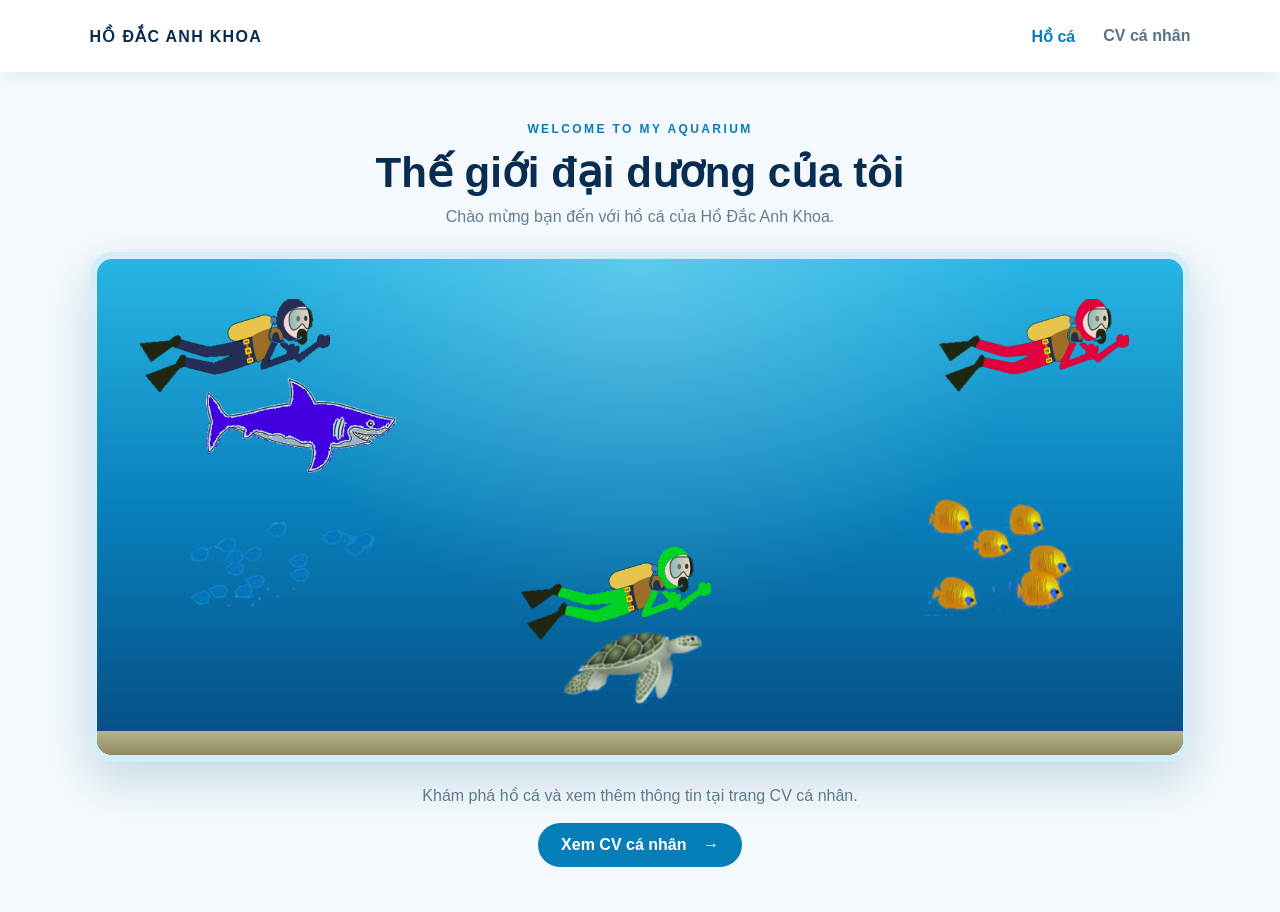
<file: index.html>
<!DOCTYPE html>
<html lang="vi">
<head>
  <meta charset="UTF-8">
  <meta name="viewport" content="width=device-width, initial-scale=1.0">
  <title>Hồ Đắc Anh Khoa | Hồ cá</title>
  <link rel="stylesheet" href="style.css">
</head>
<body>
  <header class="topbar">
    <a class="logo" href="index.html">HỒ ĐẮC ANH KHOA</a>
    <nav>
      <a class="active" href="index.html">Hồ cá</a>
      <a href="cv.html">CV cá nhân</a>
    </nav>
  </header>

  <main>
    <section class="intro">
      <p class="eyebrow">WELCOME TO MY AQUARIUM</p>
      <h1>Thế giới đại dương của tôi</h1>
      <p>Chào mừng bạn đến với hồ cá của Hồ Đắc Anh Khoa.</p>
    </section>

    <section class="aquarium" aria-label="Hồ cá màu xanh dương">
      <div class="water-glow"></div>
      <img class="asset diver diver-one" src="images/diver1.png" alt="Thợ lặn 1">
      <img class="asset diver diver-two" src="images/diver2.png" alt="Thợ lặn 2">
      <img class="asset diver diver-three" src="images/diver3.png" alt="Thợ lặn 3">
      <img class="asset shark" src="images/shark.png" alt="Cá mập">
      <img class="asset faint-school" src="images/faintSchool.png" alt="Đàn cá xanh">
      <img class="asset gold-school" src="images/goldFishSchool.png" alt="Đàn cá vàng">
      <img class="asset turtle" src="images/turtle.png" alt="Rùa biển">
      <div class="seabed"></div>
    </section>

    <p class="note">Khám phá hồ cá và xem thêm thông tin tại trang CV cá nhân.</p>
    <div class="cta-wrap"><a class="cta" href="cv.html">Xem CV cá nhân <span>→</span></a></div>
  </main>
</body>
</html>
</file>
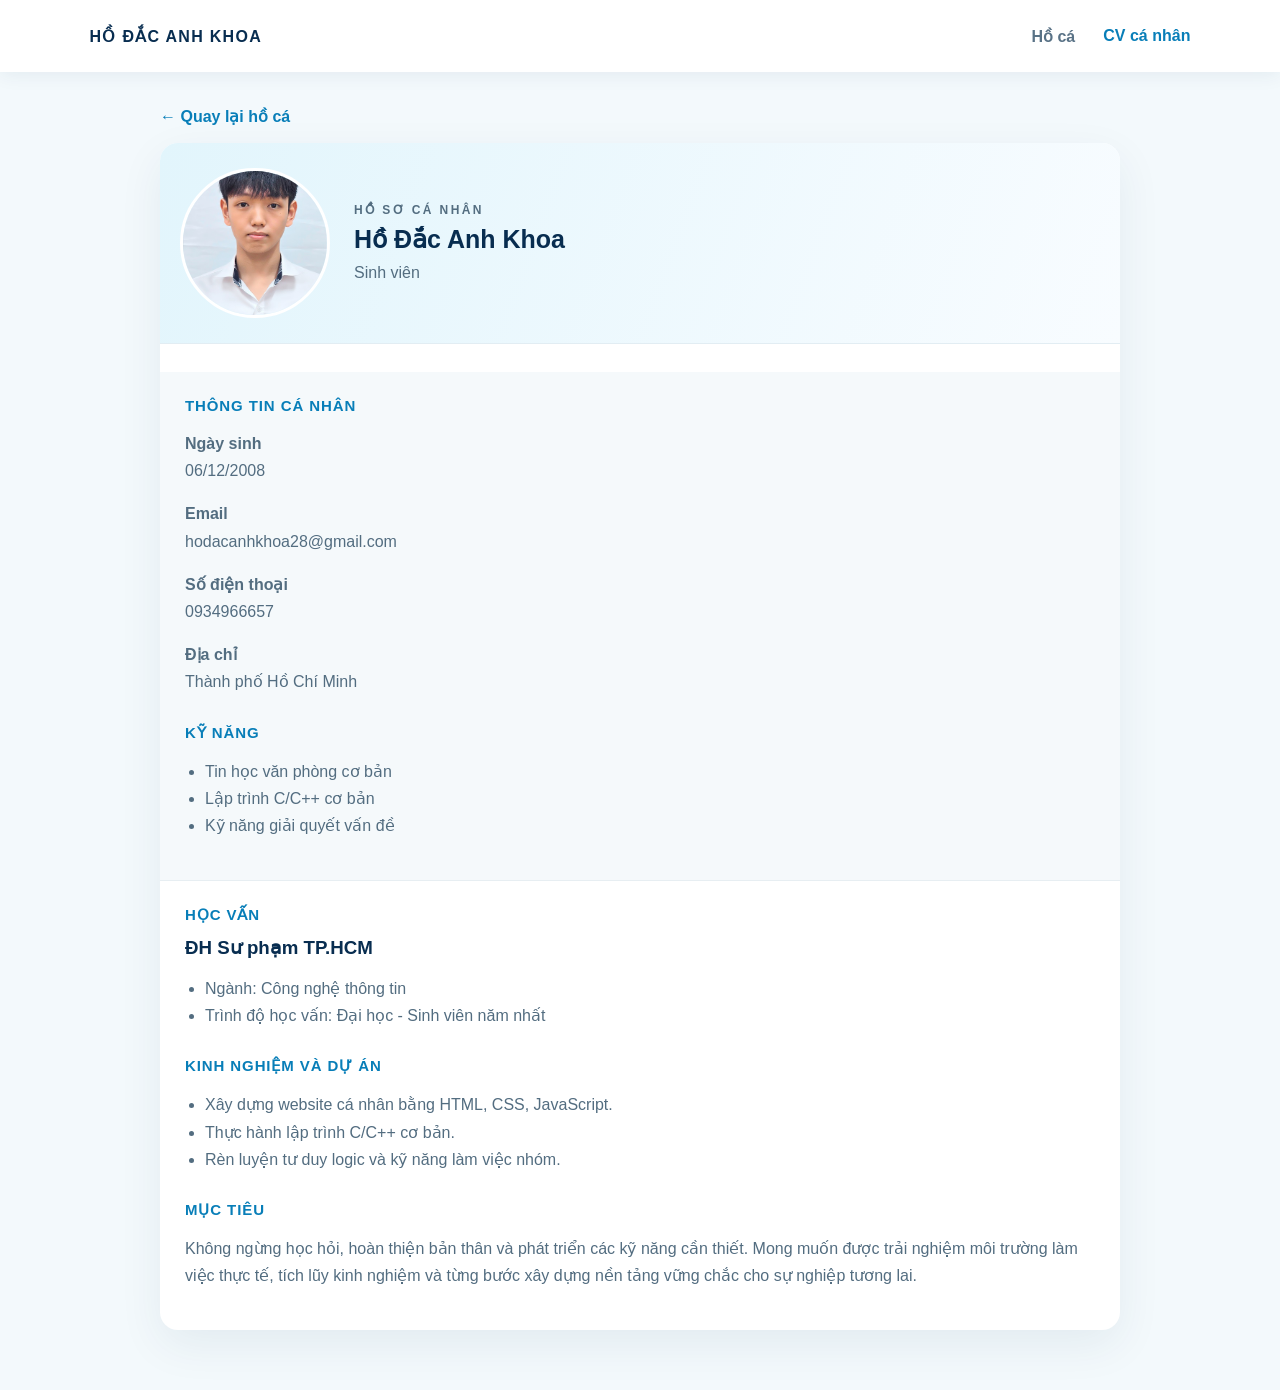
<file: cv.html>
<!DOCTYPE html>
<html lang="vi">
<head>
  <meta charset="UTF-8">
  <meta name="viewport" content="width=device-width, initial-scale=1.0">
  <title>CV cá nhân | Hồ Đắc Anh Khoa</title>
  <link rel="stylesheet" href="style.css">
</head>
<body class="cv-page">
  <header class="topbar">
    <a class="logo" href="index.html">HỒ ĐẮC ANH KHOA</a>
    <nav>
      <a href="index.html">Hồ cá</a>
      <a class="active" href="cv.html">CV cá nhân</a>
    </nav>
  </header>

  <main class="cv-container">
    <a class="back-link" href="index.html">← Quay lại hồ cá</a>
    <article class="resume">
      <section class="resume-heading">
        <img src="images/hdak.jpg" alt="Ảnh đại diện" class="avatar">
        <div>
          <p class="eyebrow">HỒ SƠ CÁ NHÂN</p>
          <h1>Hồ Đắc Anh Khoa</h1>
          <p class="subtitle">Sinh viên</p>
        </div>
      </section>

      <div class="resume-content">
        <aside class="side-column">
          <section>
            <h2>Thông tin cá nhân</h2>
            <p><strong>Ngày sinh</strong><br>06/12/2008</p>
            <p><strong>Email</strong><br>hodacanhkhoa28@gmail.com</p>
            <p><strong>Số điện thoại</strong><br>0934966657</p>
            <p><strong>Địa chỉ</strong><br>Thành phố Hồ Chí Minh</p>
          </section>
          <section>
            <h2>Kỹ năng</h2>
            <ul>
              <li>Tin học văn phòng cơ bản</li>
              <li>Lập trình C/C++ cơ bản</li>
              <li>Kỹ năng giải quyết vấn đề</li>
            </ul>
          </section>
        </aside>

        <div class="main-column">
          
          <section>
            <h2>Học vấn</h2>
            <h3>ĐH Sư phạm TP.HCM</h3>
           <ul>
              <li>Ngành: Công nghệ thông tin</li>
              <li>Trình độ học vấn: Đại học - Sinh viên năm nhất</li>
        
            </ul>
          
          </section>
          <section>
            <h2>Kinh nghiệm và dự án</h2>
            
            <ul>
              <li>Xây dựng website cá nhân bằng HTML, CSS, JavaScript.</li>
              <li>Thực hành lập trình C/C++ cơ bản.</li>
              <li>Rèn luyện tư duy logic và kỹ năng làm việc nhóm.</li>
            </ul>
          </section>
          <section>
            <h2>Mục tiêu</h2>
            <p>Không ngừng học hỏi, hoàn thiện bản thân và phát triển các kỹ năng cần thiết. Mong muốn được trải nghiệm môi trường làm việc thực tế, tích lũy kinh nghiệm và từng bước xây dựng nền tảng vững chắc cho sự nghiệp tương lai. </p>
          </section>
        </div>
      </div>
    </article>
  </main>
</body>
</html>
</file>
<file: style.css>
:root {
  --navy: #082d50;
  --blue: #087eb8;
  --pale: #eaf7fc;
  --text: #173b56;
  --muted: #647d90;
}
* { box-sizing: border-box; }
html { scroll-behavior: smooth; }
body {
  margin: 0; font-family: Arial, Helvetica, sans-serif;
  color: var(--text); background: #f3f9fc;
}
.topbar {
  min-height: 72px; padding: 0 7%;
  display: flex; justify-content: space-between; align-items: center;
  background: #fff; box-shadow: 0 3px 18px #0b355312;
}
.logo { color: var(--navy); font-weight: 800; letter-spacing: .08em; text-decoration: none; }
nav { display: flex; gap: 28px; }
nav a { color: #597286; text-decoration: none; font-weight: 600; padding: 25px 0; }
nav a:hover, nav a.active { color: var(--blue); }
.intro { text-align: center; padding: 38px 20px 26px; }
.eyebrow { color: var(--blue); font-size: 12px; font-weight: 800; letter-spacing: .2em; }
.intro h1 { color: var(--navy); font-size: clamp(27px, 4vw, 42px); margin: 10px 0; }
.intro p:last-child { color: var(--muted); margin: 0; }
.aquarium {
  width: min(1100px, 88%); height: 510px; margin: 0 auto;
  position: relative; overflow: hidden; isolation: isolate;
  border: 7px solid #d5edf7; border-radius: 22px;
  background: linear-gradient(180deg, #28b5e4 0%, #087eb9 52%, #064b82 100%);
  box-shadow: 0 18px 45px #07517c30;
}
.water-glow {
  position: absolute; inset: 0; z-index: -1;
  background: radial-gradient(ellipse at 50% 0%, #c4f5ff55, transparent 52%);
}
.asset { position: absolute; height: auto; object-fit: contain; user-select: none; }
.diver-one { width: 190px; left: 4%; top: 8%; }
.diver-two { width: 190px; right: 5%; top: 8%; }
.diver-three { width: 190px; left: 39%; top: 58%; }
.shark { width: 190px;  left: 10%; top: 18%;
  animation: sharkMove 10s linear infinite alternate; }
.faint-school { width: 190px; left: 8%; top: 53%; animation: fishMove 13s ease-in-out infinite alternate; }
.gold-school { width: 150px; right: 10%; top: 48%; animation: goldMove 11s ease-in-out infinite alternate; }
.turtle { width: 140px; left: 43%; top: 75%; animation: turtleMove 9s ease-in-out infinite alternate; }
.seabed {
  position: absolute; left: 0; right: 0; bottom: 0; height: 24px;
  background: linear-gradient(180deg, #d6c58a, #a9945f); opacity: .85;
}
.note { text-align: center; color: var(--muted); margin: 24px 15px 12px; }
.cta-wrap { text-align: center; margin: 18px 0 45px; }
.cta {
  display: inline-block; padding: 13px 23px; border-radius: 30px;
  background: var(--blue); color: white; text-decoration: none; font-weight: 700;
}
.cta span { padding-left: 12px; }
footer { text-align: center; padding: 22px; color: #8297a6; font-size: 13px; }
@keyframes fishMove {
  from { transform: translateX(0); }
  to { transform: translateX(490px); }
}
@keyframes goldMove {
  from { transform: translateX(0) scaleX(1); }
  to { transform: translateX(-440px) scaleX(-1); }
}
@keyframes turtleMove {
  from { transform: translateX(-120px) scaleX(1); }
  48% { transform: translateX(270px) scaleX(1); }
  52% { transform: translateX(270px) scaleX(-1); }
  to { transform: translateX(-120px) scaleX(-1); }
}
@keyframes sharkMove {
    0% {
        transform: translateX(0) scaleX(1);
    }

    49% {
        transform: translateX(500px) scaleX(1);
    }

    50% {
        transform: translateX(500px) scaleX(-1);
    }

    99% {
        transform: translateX(0) scaleX(-1);
    }

    100% {
        transform: translateX(0) scaleX(1);
    }
}



.cv-container { width: min(960px, 90%); margin: 35px auto 60px; }
.back-link { color: var(--blue); font-weight: 700; text-decoration: none; display: inline-block; margin-bottom: 17px; }
.resume { background: white; border-radius: 18px; overflow: hidden; box-shadow: 0 15px 45px #123c5512; }
.resume-heading {
  display: flex; align-items: center; gap: 24px; padding: 34px 42px;
  background: linear-gradient(110deg, #e2f5fc, #f8fcff);
  border-bottom: 1px solid #e2edf3;
}
.avatar {
    width: 150px;
    height: 150px;
    border-radius: 50%;
    object-fit: cover;
    border: 3px solid white;
}
.resume-heading h1 { color: var(--navy); margin: 5px 0; font-size: 32px; }
.resume-heading .eyebrow { margin: 0; }
.subtitle { color: var(--muted); margin: 0; }
.resume-content { display: grid; grid-template-columns: .85fr 1.5fr; }
.side-column, .main-column { padding: 30px 38px; }
.side-column { background: #f5f9fb; border-right: 1px solid #e7eef2; }
.resume section { margin-bottom: 28px; }
.resume section:last-child { margin-bottom: 0; }
.resume h2 {
  margin: 0 0 13px; color: var(--blue); font-size: 15px;
  text-transform: uppercase; letter-spacing: .06em;
}
.resume h3 { margin: 0 0 5px; color: var(--navy); }
.resume p, .resume li { color: #536d80; line-height: 1.7; }
.resume ul { padding-left: 20px; }
.muted { color: #91a2ad !important; font-size: 13px; margin: 0; }
@media (max-width: 700px) {
  .topbar { padding: 16px 5%; align-items: flex-start; gap: 10px; flex-direction: column; }
  nav { gap: 22px; } nav a { padding: 5px 0; }
  .aquarium { width: 94%; height: 420px; }
  .diver-one, .diver-two, .diver-three { width: 125px; }
  .shark { width: 150px; }
  .faint-school { width: 130px; }
  .gold-school { width: 110px; }
  .turtle { width: 100px; }
  @keyframes sharkMove {
    0% {
        transform: translateX(0) scaleX(1);
    }

    49% {
        transform: translateX(500px) scaleX(1);
    }

    50% {
        transform: translateX(500px) scaleX(-1);
    }

    99% {
        transform: translateX(0) scaleX(-1);
    }

    100% {
        transform: translateX(0) scaleX(1);
    }
}
}
  @keyframes fishMove { to { transform: translateX(190xpx); } }
  @keyframes goldMove { to { transform: translateX(-170px) scaleX(-1); } }
  @keyframes turtleMove {
    from { transform: translateX(-70px) scaleX(1); }
    48% { transform: translateX(100px) scaleX(1); }
    52% { transform: translateX(100px) scaleX(-1); }
    to { transform: translateX(-70px) scaleX(-1); }
  }
  .resume-content { grid-template-columns: 1fr; }
  .side-column { border-right: 0; border-bottom: 1px solid #e7eef2; }
  .resume-heading { padding: 25px 20px; }
  .resume-heading h1 { font-size: 25px; }
  .side-column, .main-column { padding: 25px; }
</file>
